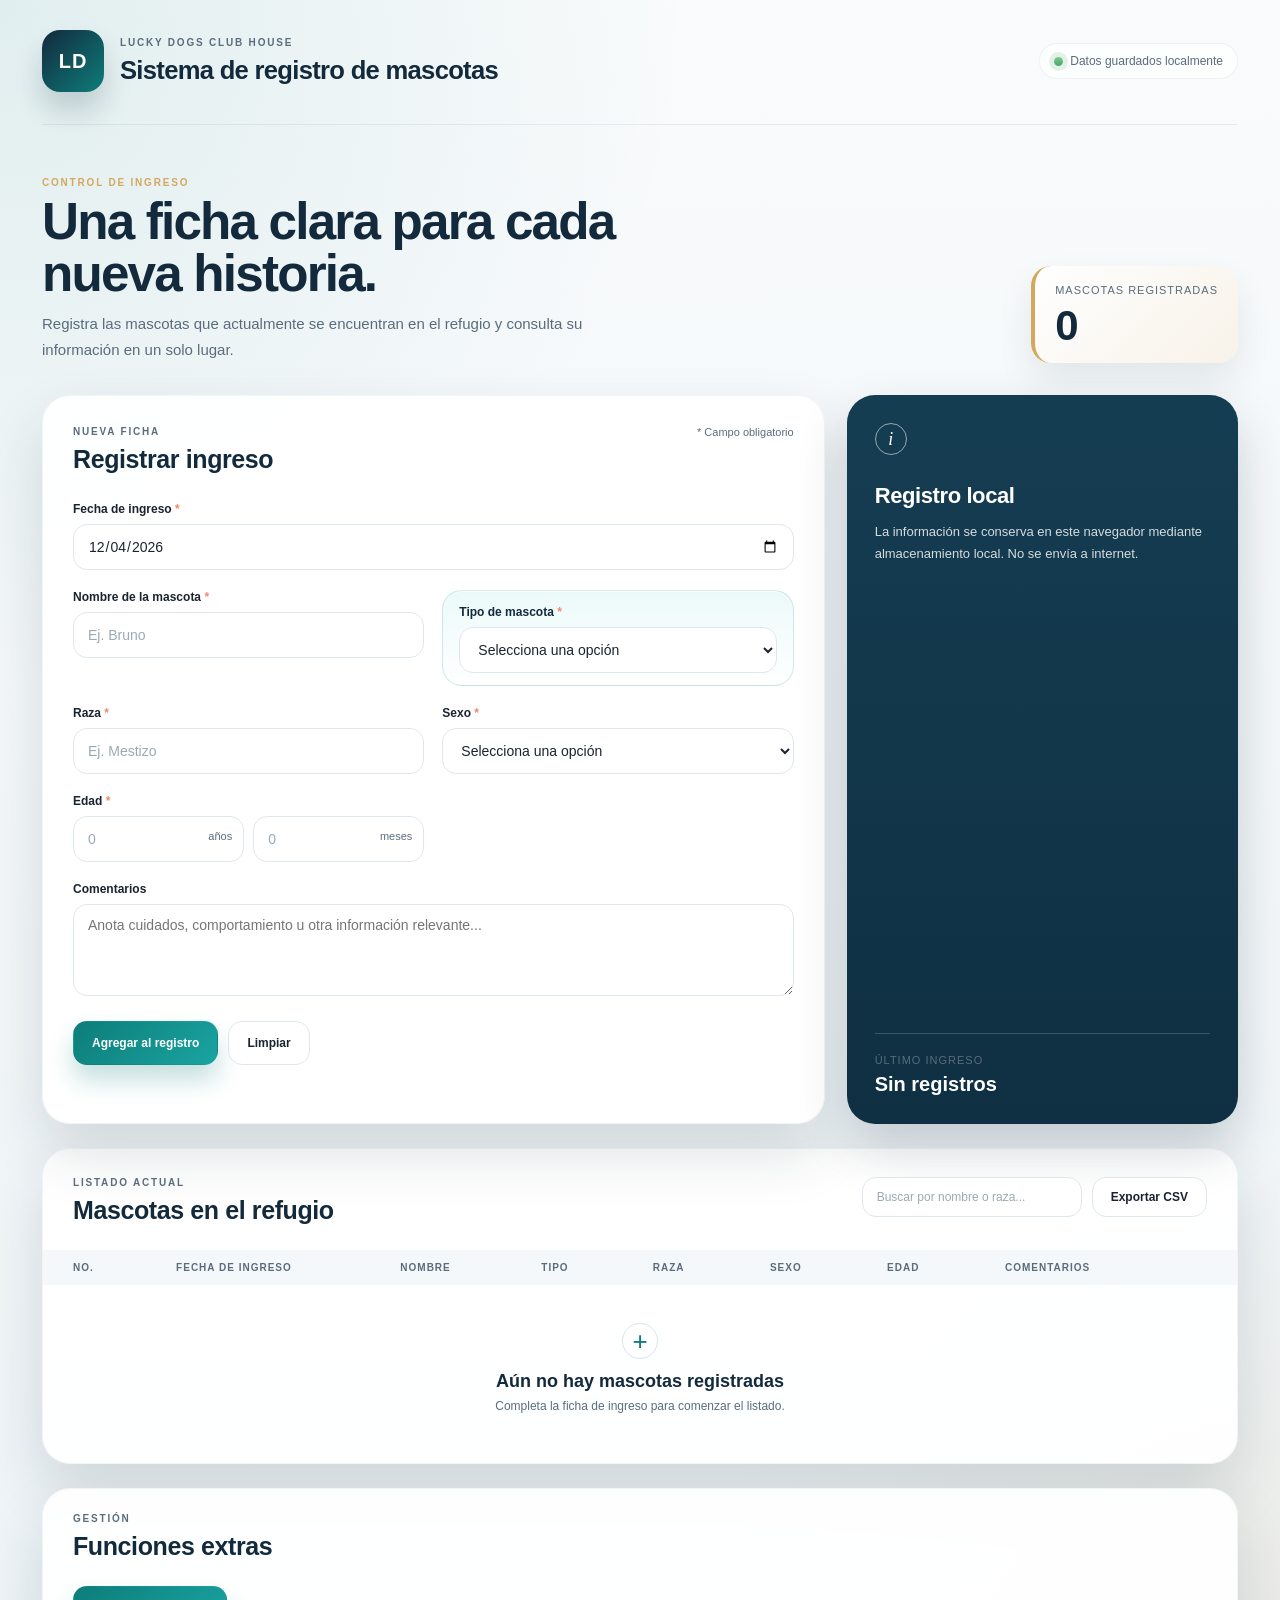
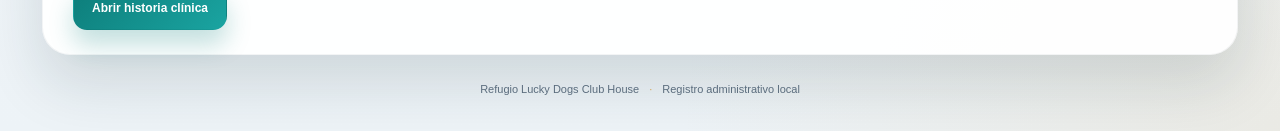
<file: index.html>
<!DOCTYPE html>
<html lang="es">
<head>
  <meta charset="UTF-8">
  <meta name="viewport" content="width=device-width, initial-scale=1.0">
  <meta name="description" content="Sistema de registro de mascotas">
  <title>Sistema de registro de mascotas</title>
  <link rel="stylesheet" href="styles.css">
</head>
<body>
  <div class="shell">
    <header class="topbar">
      <div class="brand">
        <div class="brand-mark" aria-hidden="true">LD</div>
        <div>
          <p class="eyebrow">Lucky Dogs Club House</p>
          <h1>Sistema de registro de mascotas</h1>
        </div>
      </div>
      <div class="status"><span class="status-dot"></span> Datos guardados localmente</div>
    </header>

    <main>
      <section class="intro">
        <div>
          <p class="eyebrow accent">Control de ingreso</p>
          <h2>Una ficha clara para cada nueva historia.</h2>
          <p class="intro-copy">Registra las mascotas que actualmente se encuentran en el refugio y consulta su información en un solo lugar.</p>
        </div>
        <div class="summary" aria-label="Resumen del registro">
          <span class="summary-label">Mascotas registradas</span>
          <strong id="total-count">0</strong>
        </div>
      </section>

      <section class="content-grid">
        <form id="dog-form" class="panel form-panel" autocomplete="off">
          <div class="panel-heading">
            <div>
              <p class="eyebrow">Nueva ficha</p>
              <h3>Registrar ingreso</h3>
            </div>
            <span class="required-note">* Campo obligatorio</span>
          </div>

          <div class="form-fields">
            <label class="field field-full">
              <span>Fecha de ingreso <b>*</b></span>
              <input id="entry-date" name="entryDate" type="date" required>
            </label>
            <label class="field">
              <span>Nombre de la mascota <b>*</b></span>
              <input id="dog-name" name="dogName" type="text" maxlength="60" placeholder="Ej. Bruno" required>
            </label>
            <label class="field pet-type-field">
              <span>Tipo de mascota <b>*</b></span>
              <select id="pet-type" name="petType" required>
                <option value="">Selecciona una opción</option>
                <option value="Perro">Perro</option>
                <option value="Gato">Gato</option>
              </select>
            </label>
            <label class="field">
              <span>Raza <b>*</b></span>
              <input id="breed" name="breed" type="text" maxlength="60" placeholder="Ej. Mestizo" required>
            </label>
            <label class="field">
              <span>Sexo <b>*</b></span>
              <select id="sex" name="sex" required>
                <option value="">Selecciona una opción</option>
                <option value="Hembra">Hembra</option>
                <option value="Macho">Macho</option>
              </select>
            </label>
            <label class="field">
              <span>Edad <b>*</b></span>
              <div class="age-input age-fields">
                <label>
                  <input id="age-years" name="ageYears" type="number" min="0" max="40" step="1" placeholder="0" required>
                  <span>años</span>
                </label>
                <label>
                  <input id="age-months" name="ageMonths" type="number" min="0" max="11" step="1" placeholder="0" required>
                  <span>meses</span>
                </label>
              </div>
            </label>
            <label class="field field-full">
              <span>Comentarios</span>
              <textarea id="comments" name="comments" maxlength="500" rows="3" placeholder="Anota cuidados, comportamiento u otra información relevante..."></textarea>
            </label>
          </div>

          <div class="form-actions">
            <button class="button button-primary" type="submit">Agregar al registro</button>
            <button class="button button-secondary" id="clear-form" type="button">Limpiar</button>
          </div>
          <p class="form-message" id="form-message" role="status" aria-live="polite"></p>
        </form>

        <aside class="panel info-panel">
          <div class="info-icon" aria-hidden="true">i</div>
          <div>
            <h3>Registro local</h3>
            <p>La información se conserva en este navegador mediante almacenamiento local. No se envía a internet.</p>
          </div>
          <div class="info-rule"></div>
          <div class="quick-stat">
            <span>Último ingreso</span>
            <strong id="last-entry">Sin registros</strong>
          </div>
        </aside>
      </section>

      <section class="panel table-panel">
        <div class="table-heading">
          <div>
            <p class="eyebrow">Listado actual</p>
            <h3>Mascotas en el refugio</h3>
          </div>
          <div class="table-tools">
            <label class="search-box">
              <span class="sr-only">Buscar mascota</span>
              <input id="search-input" type="search" placeholder="Buscar por nombre o raza...">
            </label>
            <button class="button button-outline" id="export-csv" type="button">Exportar CSV</button>
          </div>
        </div>

        <div class="table-wrap">
          <table>
            <thead>
              <tr>
                <th>No.</th>
                <th>Fecha de ingreso</th>
                <th>Nombre</th>
                <th>Tipo</th>
                <th>Raza</th>
                <th>Sexo</th>
                <th>Edad</th>
                <th>Comentarios</th>
                <th><span class="sr-only">Acciones</span></th>
              </tr>
            </thead>
            <tbody id="dogs-table-body"></tbody>
          </table>
          <div class="empty-state" id="empty-state">
            <div class="empty-mark" aria-hidden="true">+</div>
            <h4>Aún no hay mascotas registradas</h4>
            <p>Completa la ficha de ingreso para comenzar el listado.</p>
          </div>
        </div>
      </section>

      <section class="panel actions-panel">
        <div class="panel-heading">
          <div>
            <p class="eyebrow">Gestión</p>
            <h3>Funciones extras</h3>
          </div>
        </div>
        <div class="form-actions">
          <button class="button button-primary" type="button" id="open-clinic-button">Abrir historia clínica</button>
        </div>
      </section>
    </main>

    <footer>Refugio Lucky Dogs Club House <span>·</span> Registro administrativo local</footer>
  </div>

  <div class="modal hidden" id="clinic-modal" aria-hidden="true">
    <div class="modal-backdrop" data-close-clinic="true"></div>
    <div class="modal-dialog" role="dialog" aria-modal="true" aria-labelledby="clinic-title">
      <div class="modal-header">
        <div>
          <p class="eyebrow accent">Ficha médica</p>
          <h3 id="clinic-title">Historia clínica</h3>
        </div>
        <button class="icon-button" type="button" id="close-clinic-modal" aria-label="Cerrar historia clínica">×</button>
      </div>

      <div class="clinic-pet-head">
        <div>
          <p class="clinic-pet-name" id="clinic-pet-name">Mascota</p>
          <span class="clinic-pet-meta" id="clinic-pet-meta">Cargando datos...</span>
        </div>
      </div>

      <div class="clinic-form">
        <label class="field field-full">
          <span>Historia clínica</span>
          <textarea id="clinic-history" rows="5" placeholder="Describe antecedentes, observaciones clínicas, tratamiento, comportamiento y otros datos relevantes..."></textarea>
        </label>

        <div class="vaccine-section">
          <div class="vaccine-header">
            <h4>Vacunas</h4>
            <button class="button button-primary" type="button" id="add-vaccine-button">Agregar vacuna</button>
          </div>
          <div id="vaccine-list" class="vaccine-list"></div>
        </div>
      </div>

      <div class="modal-actions">
        <button class="button button-secondary" type="button" id="cancel-clinic">Cancelar</button>
        <button class="button button-primary" type="button" id="save-clinic">Guardar</button>
      </div>
      <p class="clinic-message" id="clinic-message" role="status" aria-live="polite"></p>
    </div>
  </div>

  <script src="app.js"></script>
</body>
</html>
</file>
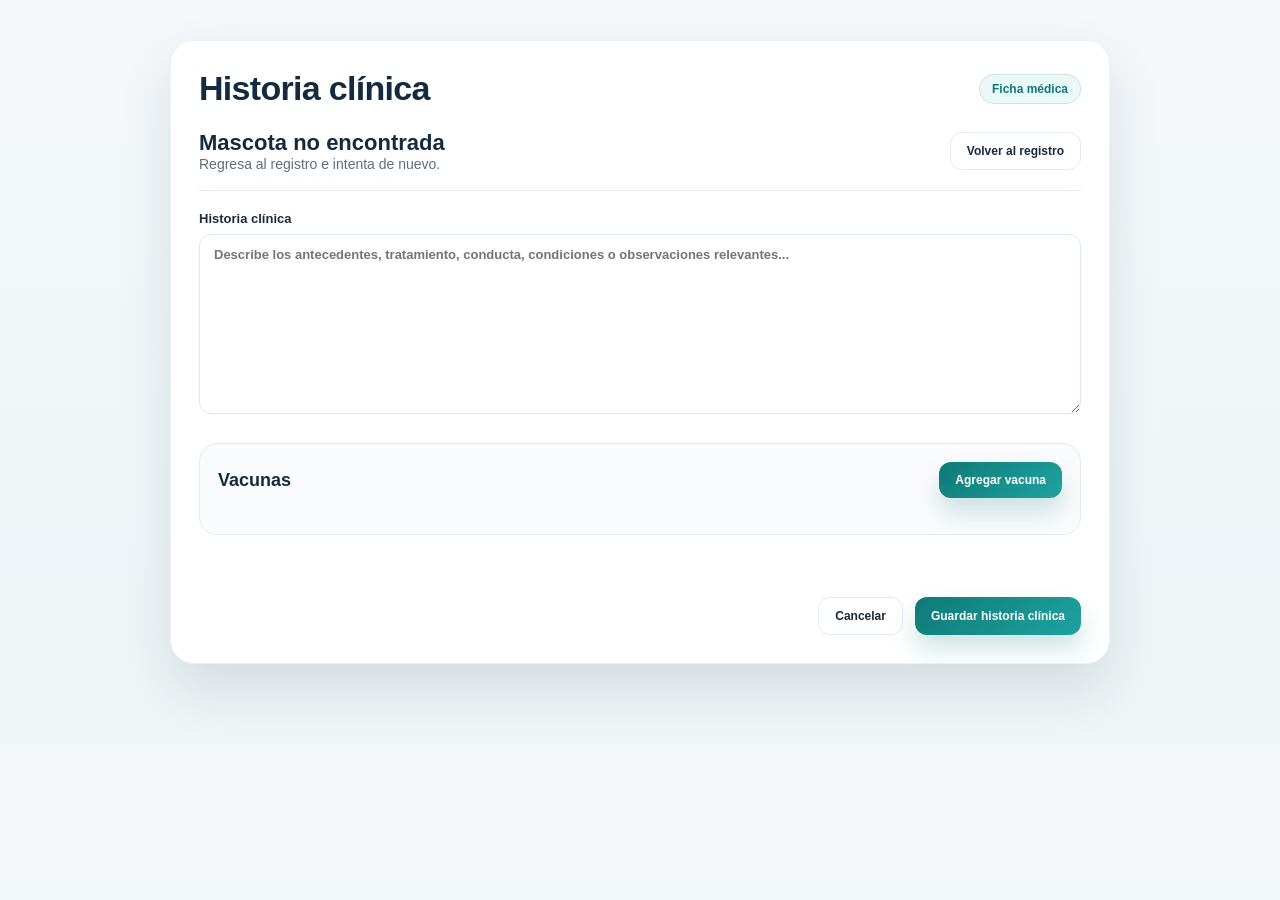
<file: historia-clinica.html>
<!DOCTYPE html>
<html lang="es">
<head>
  <meta charset="UTF-8">
  <meta name="viewport" content="width=device-width, initial-scale=1.0">
  <title>Historia clínica</title>
  <style>
    :root {
      --navy: #142b3f;
      --teal: #0f7a77;
      --teal-soft: #eaf8f7;
      --gold: #d5aa61;
      --line: #e3eaf1;
      --paper: #ffffff;
      --muted: #5d6f7d;
      --ink: #1d2c3c;
      --danger: #d85d5d;
    }

    * { box-sizing: border-box; }

    body {
      margin: 0;
      background: linear-gradient(180deg, #f4f8fb 0%, #eef5f7 100%);
      color: var(--ink);
      font-family: 'Segoe UI', Tahoma, Geneva, Verdana, sans-serif;
    }

    .page {
      max-width: 980px;
      margin: 40px auto;
      padding: 0 20px 40px;
    }

    .panel {
      background: var(--paper);
      border: 1px solid rgba(19, 43, 63, 0.06);
      border-radius: 24px;
      box-shadow: 0 24px 54px rgba(16, 39, 54, 0.12);
      padding: 28px;
    }

    .topbar {
      display: flex;
      justify-content: space-between;
      align-items: center;
      gap: 20px;
      margin-bottom: 22px;
    }

    h1 {
      margin: 0;
      font-size: clamp(24px, 3vw, 34px);
      letter-spacing: -0.7px;
      color: var(--navy);
    }

    .badge {
      display: inline-flex;
      align-items: center;
      gap: 8px;
      background: var(--teal-soft);
      color: var(--teal);
      border: 1px solid rgba(15, 122, 119, 0.15);
      border-radius: 999px;
      padding: 7px 12px;
      font-size: 12px;
      font-weight: 700;
    }

    .pet-header {
      display: flex;
      justify-content: space-between;
      align-items: center;
      gap: 16px;
      margin-bottom: 20px;
      padding-bottom: 18px;
      border-bottom: 1px solid var(--line);
    }

    .pet-name {
      font-size: 22px;
      font-weight: 800;
      margin: 0;
      color: var(--navy);
    }

    .pet-meta {
      color: var(--muted);
      font-size: 14px;
    }

    .fields {
      display: grid;
      grid-template-columns: 1fr;
      gap: 20px;
    }

    label {
      display: block;
      font-weight: 700;
      color: var(--ink);
      font-size: 13px;
    }

    textarea, input {
      width: 100%;
      margin-top: 8px;
      border: 1px solid #dfe7ee;
      border-radius: 12px;
      background: #fff;
      padding: 12px 14px;
      font: inherit;
      color: var(--ink);
      outline: none;
    }

    textarea {
      min-height: 180px;
      resize: vertical;
    }

    input:focus, textarea:focus {
      border-color: var(--teal);
      box-shadow: 0 0 0 4px rgba(15, 122, 119, 0.10);
    }

    .vaccine-section {
      margin-top: 6px;
      border: 1px solid var(--line);
      border-radius: 18px;
      padding: 18px;
      background: var(--paper-soft, #fafbfd);
    }

    .vaccine-header {
      display: flex;
      align-items: center;
      justify-content: space-between;
      gap: 12px;
      margin-bottom: 18px;
    }

    .vaccine-header h3 {
      margin: 0;
      font-size: 18px;
      color: var(--navy);
    }

    .button {
      border: none;
      border-radius: 12px;
      padding: 11px 16px;
      font: 700 12px 'Segoe UI', sans-serif;
      cursor: pointer;
      transition: transform .2s ease, box-shadow .2s ease;
    }

    .button:hover { transform: translateY(-1px); }

    .button-primary {
      background: linear-gradient(135deg, var(--teal) 0%, #1ea3a0 100%);
      color: white;
      box-shadow: 0 14px 24px rgba(15, 122, 119, 0.2);
    }

    .button-secondary {
      background: #fff;
      border: 1px solid var(--line);
      color: var(--navy);
    }

    .button-danger {
      background: rgba(216, 93, 93, 0.08);
      color: var(--danger);
      border: 1px solid rgba(216, 93, 93, 0.16);
    }

    .vaccine-list {
      display: grid;
      gap: 12px;
    }

    .vaccine-item {
      display: grid;
      grid-template-columns: 1fr 1fr auto;
      gap: 12px;
      align-items: end;
      padding: 14px;
      border: 1px solid var(--line);
      border-radius: 14px;
      background: #fff;
    }

    .message {
      min-height: 20px;
      margin-top: 18px;
      font-size: 13px;
      font-weight: 600;
      color: var(--teal);
    }

    .actions {
      display: flex;
      justify-content: flex-end;
      gap: 12px;
      margin-top: 24px;
    }

    @media (max-width: 640px) {
      .topbar, .pet-header, .vaccine-header, .actions {
        flex-direction: column;
        align-items: stretch;
      }

      .vaccine-item {
        grid-template-columns: 1fr;
      }
    }
  </style>
</head>
<body>
  <div class="page">
    <div class="panel">
      <div class="topbar">
        <h1>Historia clínica</h1>
        <span class="badge">Ficha médica</span>
      </div>

      <div class="pet-header">
        <div>
          <p class="pet-name" id="pet-name">Mascota</p>
          <div class="pet-meta" id="pet-meta">Cargando datos...</div>
        </div>
        <button class="button button-secondary" type="button" id="back-button">Volver al registro</button>
      </div>

      <div class="fields">
        <label>
          Historia clínica
          <textarea id="clinical-history" placeholder="Describe los antecedentes, tratamiento, conducta, condiciones o observaciones relevantes..."></textarea>
        </label>

        <section class="vaccine-section">
          <div class="vaccine-header">
            <h3>Vacunas</h3>
            <button class="button button-primary" type="button" id="add-vaccine">Agregar vacuna</button>
          </div>

          <div id="vaccine-list" class="vaccine-list"></div>
        </section>
      </div>

      <div class="message" id="message" aria-live="polite"></div>

      <div class="actions">
        <button class="button button-secondary" type="button" id="cancel-button">Cancelar</button>
        <button class="button button-primary" type="button" id="save-button">Guardar historia clínica</button>
      </div>
    </div>
  </div>

  <script src="historia-clinica.js"></script>
</body>
</html>
</file>
<file: styles.css>
:root {
  --ink: #1b2330;
  --muted: #5a6c7d;
  --paper: #ffffff;
  --paper-soft: #f7f9fc;
  --line: #e8edf3;
  --teal: #0d7d7a;
  --teal-dark: #0b5f5d;
  --teal-soft: #ebfaf9;
  --gold: #d4a85f;
  --gold-soft: #f8f1e4;
  --coral: #ef8b69;
  --coral-soft: #fff0ea;
  --navy: #132a3d;
  --shadow: 0 28px 60px rgba(15, 39, 53, 0.14);
  --shadow-soft: 0 18px 36px rgba(15, 39, 53, 0.09);
  --radius-xl: 28px;
  --radius-lg: 20px;
  --radius-md: 14px;
}

* { box-sizing: border-box; }

html { scroll-behavior: smooth; }

body {
  margin: 0;
  background:
    radial-gradient(circle at top left, rgba(13, 125, 122, 0.10), transparent 32%),
    radial-gradient(circle at right bottom, rgba(212, 168, 95, 0.12), transparent 28%),
    linear-gradient(180deg, #f9fbfc 0%, #edf3f7 100%);
  color: var(--ink);
  font-family: 'Segoe UI', Tahoma, Geneva, Verdana, sans-serif;
}

button, input, textarea, select { font: inherit; }
button { cursor: pointer; }

.shell { max-width: 1280px; margin: 0 auto; padding: 0 42px 36px; }
.topbar {
  display: flex; align-items: center; justify-content: space-between;
  padding: 30px 0 32px; border-bottom: 1px solid rgba(19, 42, 61, 0.08);
}
.brand { display: flex; align-items: center; gap: 16px; }
.brand-mark {
  display: grid; place-items: center; width: 62px; height: 62px;
  border-radius: 18px; overflow: hidden; box-shadow: 0 18px 28px rgba(19, 42, 61, 0.18);
  background: linear-gradient(135deg, var(--navy) 0%, var(--teal) 100%);
  color: #ffffff;
  font: 900 20px/1 'Segoe UI', sans-serif;
  letter-spacing: 0.8px;
}

.brand-mark svg {
  display: block; width: 100%; height: 100%;
  border-radius: 18px;
}
.eyebrow { margin: 0 0 8px; color: var(--muted); font: 700 10px 'Segoe UI', sans-serif; letter-spacing: 1.8px; text-transform: uppercase; }
.eyebrow.accent { color: var(--gold); }
h1, h2, h3, h4, p { margin-top: 0; }
h1 {
  margin: 0; font-size: clamp(24px, 2vw, 32px); font-weight: 900; letter-spacing: -0.7px;
  color: var(--navy);
}
.status {
  display: inline-flex; align-items: center; padding: 10px 14px; border-radius: 999px;
  background: rgba(255,255,255,0.7); border: 1px solid rgba(19, 42, 61, 0.06);
  color: var(--muted); font: 12px 'Segoe UI', sans-serif;
}
.status-dot {
  display: inline-block; width: 9px; height: 9px; margin-right: 7px; border-radius: 50%;
  background: linear-gradient(180deg, #7ecb8a, #4ca469);
  box-shadow: 0 0 0 5px rgba(76, 164, 105, 0.14);
}

.intro {
  display: flex; justify-content: space-between; align-items: end;
  padding: 52px 0 32px;
}
h2 {
  max-width: 620px; margin-bottom: 12px; font-size: clamp(34px, 4vw, 58px);
  line-height: 1.01; letter-spacing: -1.8px; font-weight: 900; color: var(--navy);
}
.intro-copy {
  max-width: 570px; margin-bottom: 0; color: var(--muted);
  font: 15px/1.72 'Segoe UI', sans-serif;
}
.summary {
  min-width: 190px; padding: 18px 20px 16px; border-left: 4px solid var(--gold);
  border-radius: var(--radius-lg); background: linear-gradient(135deg, rgba(255,255,255,0.9), rgba(248,241,228,0.8));
  box-shadow: var(--shadow-soft);
}
.summary-label, .quick-stat span { display: block; color: var(--muted); font: 11px 'Segoe UI', sans-serif; text-transform: uppercase; letter-spacing: 1px; }
.summary strong { display: block; margin-top: 9px; font-size: 42px; line-height: 1; color: var(--navy); }

.content-grid { display: grid; grid-template-columns: minmax(0, 2fr) minmax(240px, 1fr); gap: 22px; margin-bottom: 24px; }
.panel {
  background: rgba(255,255,255,0.94); border: 1px solid rgba(19, 42, 61, 0.05);
  border-radius: var(--radius-xl); box-shadow: var(--shadow);
}
.form-panel { padding: 30px 30px 26px; }
.panel-heading, .table-heading { display: flex; justify-content: space-between; align-items: start; gap: 18px; }
h3 { margin-bottom: 0; font-size: 25px; letter-spacing: -0.4px; color: var(--navy); }
.required-note { color: var(--muted); font: 11px 'Segoe UI', sans-serif; }
.form-fields { display: grid; grid-template-columns: 1fr 1fr; gap: 20px 18px; margin-top: 28px; }
.field {
  display: flex; flex-direction: column; gap: 8px; color: var(--ink);
  font: 12px 'Segoe UI', sans-serif; font-weight: 700;
}
.field-full { grid-column: 1 / -1; }
.pet-type-field {
  padding: 14px 16px 12px; border: 1px solid rgba(13, 125, 122, 0.16);
  border-radius: var(--radius-lg); background: linear-gradient(180deg, var(--teal-soft), #ffffff);
  box-shadow: inset 0 1px 0 rgba(255,255,255,0.7);
}
.pet-type-field span { color: var(--navy); }
.field b { color: var(--coral); }
input, select, textarea {
  width: 100%; min-height: 46px; padding: 0 14px; border: 1px solid #dfe7ee; border-radius: var(--radius-md);
  background: #fff; color: var(--ink); outline: none; font: 14px 'Segoe UI', sans-serif;
  transition: border-color .2s ease, box-shadow .2s ease, transform .2s ease;
}
input::placeholder { color: #9baab2; }
textarea { min-height: 92px; padding-top: 12px; resize: vertical; }
input:focus, select:focus, textarea:focus {
  border-color: var(--teal); box-shadow: 0 0 0 4px rgba(13, 125, 122, 0.12);
}
.age-input { position: relative; }
.age-fields { display: grid; grid-template-columns: 1fr 1fr; gap: 9px; }
.age-fields label { position: relative; }
.age-fields input { padding-right: 50px; }
.age-fields span {
  position: absolute; top: 14px; right: 12px; color: var(--muted);
  font: 11px 'Segoe UI', sans-serif;
}
.form-actions { display: flex; gap: 10px; margin-top: 25px; }
.button {
  min-height: 44px; padding: 0 18px; border: 1px solid transparent; border-radius: var(--radius-md);
  font: 700 12px 'Segoe UI', sans-serif; transition: transform .2s ease, box-shadow .2s ease, background .2s ease;
}
.button:hover { transform: translateY(-1px); }
.button-primary {
  background: linear-gradient(135deg, var(--teal) 0%, #1aa4a1 100%);
  color: white; box-shadow: 0 15px 25px rgba(13, 125, 122, 0.24);
}
.button-primary:hover { background: linear-gradient(135deg, var(--teal-dark) 0%, #0f8f8d 100%); }
.button-secondary, .button-outline {
  background: #fff; border-color: #dfe7ee; color: var(--ink);
}
.button-secondary:hover, .button-outline:hover {
  border-color: var(--teal); color: var(--teal); box-shadow: 0 12px 20px rgba(13, 125, 122, 0.08);
}
.form-message {
  min-height: 18px; margin: 14px 0 0; color: var(--teal);
  font: 12px 'Segoe UI', sans-serif;
}

.info-panel {
  display: flex; flex-direction: column; padding: 28px; background: linear-gradient(180deg, #153d52 0%, #0f2f42 100%);
  color: #fff; border: none; box-shadow: 0 24px 50px rgba(14, 38, 51, 0.2);
}
.info-icon {
  display: grid; place-items: center; width: 32px; height: 32px; margin-bottom: 28px;
  border: 1px solid rgba(255,255,255,.55); border-radius: 50%; font: italic 18px Georgia, serif;
}
.info-panel h3 { margin-bottom: 12px; color: #fff; font-size: 22px; }
.info-panel p { margin-bottom: 0; color: rgba(255,255,255,.82); font: 13px/1.7 'Segoe UI', sans-serif; }
.info-rule { height: 1px; margin: auto 0 20px; background: rgba(255,255,255,.18); }
.quick-stat strong { display: block; margin-top: 7px; color: #fff; font-size: 20px; font-weight: 600; }

.actions-panel {
  margin-top: 24px;
  padding: 24px 30px;
}

.modal {
  position: fixed;
  inset: 0;
  display: flex;
  align-items: center;
  justify-content: center;
  z-index: 80;
}

.modal.hidden {
  display: none;
}

.modal-backdrop {
  position: absolute;
  inset: 0;
  background: rgba(10, 21, 28, 0.6);
  backdrop-filter: blur(4px);
}

.modal-dialog {
  position: relative;
  width: min(900px, calc(100% - 28px));
  max-height: calc(100vh - 40px);
  overflow: auto;
  background: linear-gradient(180deg, rgba(255,255,255,1) 0%, rgba(248,251,252,1) 100%);
  border-radius: 30px;
  border: 1px solid rgba(19, 42, 61, 0.08);
  box-shadow: 0 34px 80px rgba(14, 35, 46, 0.22);
  padding: 24px 26px 20px;
}

.modal-header {
  display: flex;
  justify-content: space-between;
  align-items: center;
  gap: 12px;
  margin-bottom: 18px;
}

.icon-button {
  width: 36px;
  height: 36px;
  border: 1px solid rgba(19, 42, 61, 0.08);
  border-radius: 50%;
  background: #fff;
  color: var(--navy);
  font-size: 28px;
  line-height: 1;
  cursor: pointer;
}

.clinic-pet-head {
  display: flex;
  align-items: center;
  justify-content: space-between;
  padding-bottom: 18px;
  border-bottom: 1px solid var(--line);
  margin-bottom: 18px;
}

.clinic-pet-name {
  margin: 0;
  font-size: 22px;
  font-weight: 800;
  color: var(--navy);
}

.clinic-pet-meta {
  color: var(--muted);
  font-size: 13px;
}

.clinic-form {
  display: grid;
  gap: 20px;
}

.vaccine-section {
  border: 1px solid rgba(13, 125, 122, 0.12);
  border-radius: 18px;
  padding: 18px;
  background: linear-gradient(180deg, rgba(235,250,249,0.45), rgba(255,255,255,1));
}

.vaccine-header {
  display: flex;
  justify-content: space-between;
  align-items: center;
  gap: 12px;
  margin-bottom: 14px;
}

.vaccine-header h4 {
  margin: 0;
  font-size: 18px;
  color: var(--navy);
}

.vaccine-list {
  display: grid;
  gap: 12px;
}

.vaccine-item {
  display: grid;
  grid-template-columns: 1fr 1fr auto;
  gap: 12px;
  align-items: end;
  padding: 14px;
  border: 1px solid rgba(19, 42, 61, 0.08);
  border-radius: 14px;
  background: #fff;
  box-shadow: 0 10px 18px rgba(19, 42, 61, 0.04);
}

.modal-actions {
  display: flex;
  justify-content: flex-end;
  gap: 12px;
  margin-top: 24px;
}

.clinic-message {
  min-height: 20px;
  margin: 12px 0 0;
  color: var(--teal);
  font-size: 13px;
  font-weight: 600;
}

.table-panel { padding: 28px 30px 8px; }
.table-tools { display: flex; gap: 10px; align-items: center; }
.search-box { min-width: 220px; }
.search-box input { min-height: 40px; font-size: 12px; }
.button-outline { min-height: 40px; white-space: nowrap; }
.table-wrap { position: relative; min-height: 190px; margin: 25px -30px 0; overflow-x: auto; }
table { width: 100%; border-collapse: collapse; font: 13px 'Segoe UI', sans-serif; }
th {
  padding: 12px 30px; background: #f4f8fa; color: var(--muted); text-align: left; font-size: 10px;
  letter-spacing: 1px; text-transform: uppercase; white-space: nowrap;
}
td {
  padding: 16px 30px; border-bottom: 1px solid var(--line); white-space: nowrap;
  color: #223544;
}
td.comments-cell { max-width: 280px; overflow: hidden; text-overflow: ellipsis; white-space: normal; line-height: 1.5; }
tbody tr:hover { background: #fafcfe; }
.number-cell { color: var(--teal); font-weight: 700; }
.actions-cell { display: flex; gap: 12px; align-items: center; }
.edit-button, .delete-button {
  padding: 4px 0; border: 0; background: transparent; font: 700 11px 'Segoe UI', sans-serif;
}
.edit-button { color: var(--teal); }
.delete-button { color: var(--coral); }
.edit-button:hover, .delete-button:hover { text-decoration: underline; }
.empty-state { display: none; padding: 38px 20px 42px; text-align: center; }
.empty-state.visible { display: block; }
.empty-mark {
  display: grid; place-items: center; width: 36px; height: 36px; margin: 0 auto 12px;
  border: 1px solid #d8e5eb; border-radius: 50%; color: var(--teal); font: 26px 'Segoe UI', sans-serif; font-weight: 300;
}
.empty-state h4 { margin-bottom: 7px; font-size: 18px; color: var(--navy); }
.empty-state p { margin-bottom: 0; color: var(--muted); font: 12px 'Segoe UI', sans-serif; }
footer { padding-top: 28px; color: var(--muted); font: 11px 'Segoe UI', sans-serif; text-align: center; }
footer span { margin: 0 7px; color: var(--gold); }
.sr-only { position: absolute; width: 1px; height: 1px; padding: 0; margin: -1px; overflow: hidden; clip: rect(0, 0, 0, 0); white-space: nowrap; border: 0; }

@media (max-width: 760px) {
  .shell { padding: 0 18px 25px; }
  .topbar { align-items: flex-start; padding: 20px 0 25px; }
  .status { max-width: 100px; line-height: 1.35; text-align: right; }
  .intro { display: block; padding: 37px 0 27px; }
  h2 { font-size: 35px; }
  .summary { margin-top: 26px; padding-left: 15px; }
  .content-grid { grid-template-columns: 1fr; }
  .form-panel, .info-panel, .table-panel { padding-left: 20px; padding-right: 20px; }
  .table-heading { display: block; }
  .table-tools { margin-top: 20px; }
  .search-box { flex: 1; min-width: 0; }
  .table-wrap { margin-left: -20px; margin-right: -20px; }
  th, td { padding-left: 20px; padding-right: 20px; }
}

@media (max-width: 470px) {
  .brand-mark { width: 42px; height: 42px; }
  h1 { font-size: 18px; }
  .form-fields { grid-template-columns: 1fr; }
  .field-full { grid-column: auto; }
  .form-actions { flex-direction: column; }
  .form-actions .button { width: 100%; }
  .table-tools { align-items: stretch; flex-direction: column; }
}
</file>
